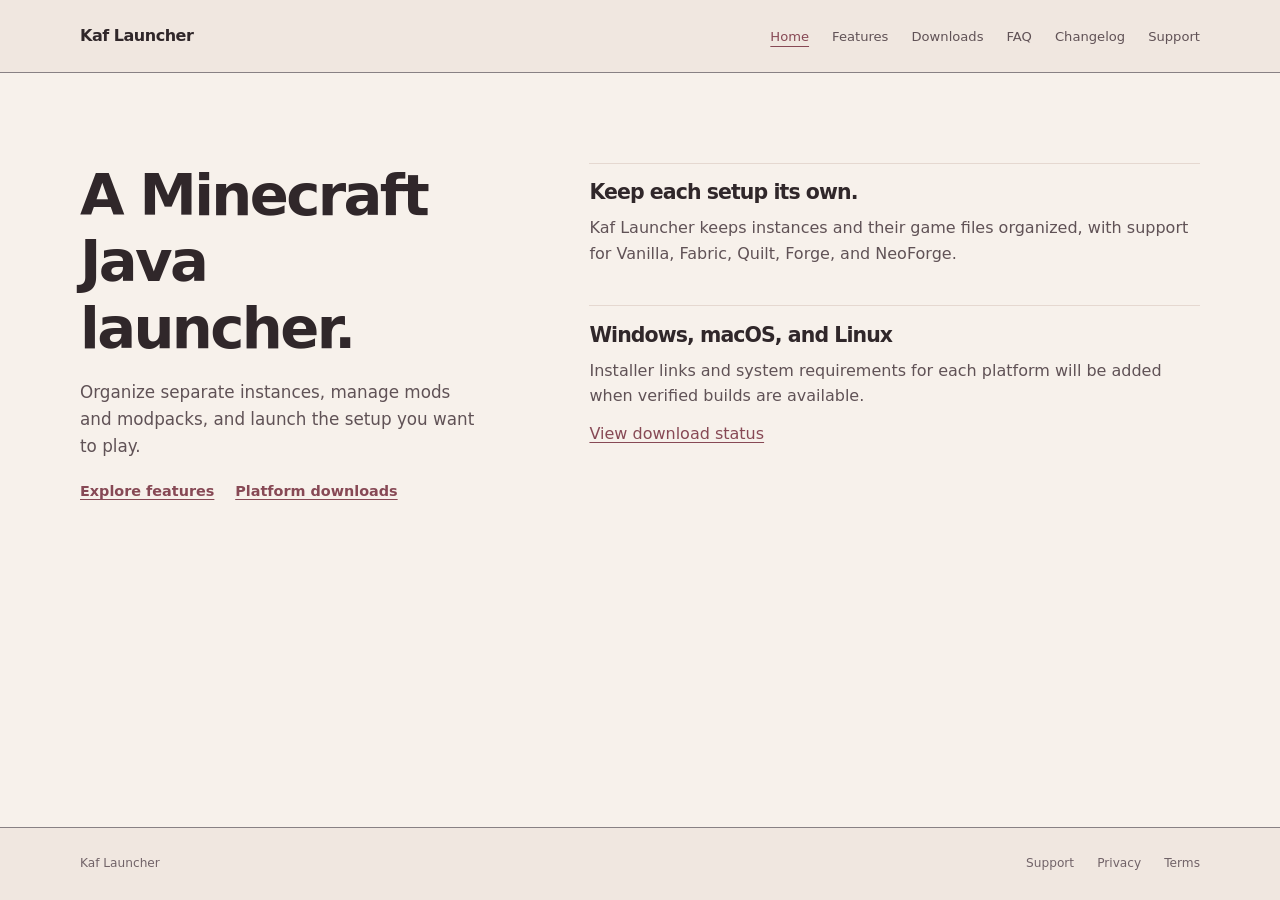
<file: index.html>
<!doctype html>
<!--
THESIS: Give Minecraft Java players a clear, text-first starting point for Kaf Launcher.
OWN-WORLD: KafLab's cream, blush, paper, ink, and rose palette with plain type and thin dividers.
STORY: Explain the launcher, link to the useful pages, and identify platform downloads as unavailable until verified.
FIRST VIEWPORT: A simple wordmark, page navigation, one headline, one short description, and links to features and downloads.
FORM: User-pinned ultra-minimal multi-page structure replaces the seed-assigned platform board; direct text list, no staged reveal. Seed 808f3c19.
-->
<html lang="en">
<head>
  <meta charset="utf-8">
  <meta name="viewport" content="width=device-width, initial-scale=1">
  <meta name="theme-color" content="#f7f1eb">
  <meta name="description" content="Kaf Launcher helps you organize Minecraft Java instances, mods, and modpacks.">
  <title>Kaf Launcher — Minecraft Java launcher</title>
  <link rel="stylesheet" href="styles.css">
</head>
<body>
  <a class="skip-link" href="#main">Skip to content</a>
  <header class="site-header">
    <div class="container header-inner">
      <a class="wordmark" href="index.html">Kaf Launcher</a>
      <nav aria-label="Main navigation">
        <a href="index.html" aria-current="page">Home</a>
        <a href="features.html">Features</a>
        <a href="download.html">Downloads</a>
        <a href="faq.html">FAQ</a>
        <a href="changelog.html">Changelog</a>
        <a href="support.html">Support</a>
      </nav>
    </div>
  </header>

  <main class="container page-content" id="main">
    <div class="page-heading">
      <h1>A Minecraft Java launcher.</h1>
      <p class="lead">Organize separate instances, manage mods and modpacks, and launch the setup you want to play.</p>
      <p class="page-links"><a href="features.html">Explore features</a><a href="download.html">Platform downloads</a></p>
    </div>
    <div class="page-sections">
      <section class="content-section" aria-labelledby="overview-title">
        <h2 id="overview-title">Keep each setup its own.</h2>
        <p>Kaf Launcher keeps instances and their game files organized, with support for Vanilla, Fabric, Quilt, Forge, and NeoForge.</p>
      </section>
      <section class="content-section" aria-labelledby="platform-note-title">
        <h2 id="platform-note-title">Windows, macOS, and Linux</h2>
        <p>Installer links and system requirements for each platform will be added when verified builds are available.</p>
        <a href="download.html">View download status</a>
      </section>
    </div>
  </main>

  <footer class="site-footer">
    <div class="container footer-inner">
      <span>Kaf Launcher</span>
      <nav aria-label="Legal and help">
        <a href="support.html">Support</a>
        <a href="privacy.html">Privacy</a>
        <a href="terms.html">Terms</a>
      </nav>
    </div>
  </footer>
</body>
</html>
</file>
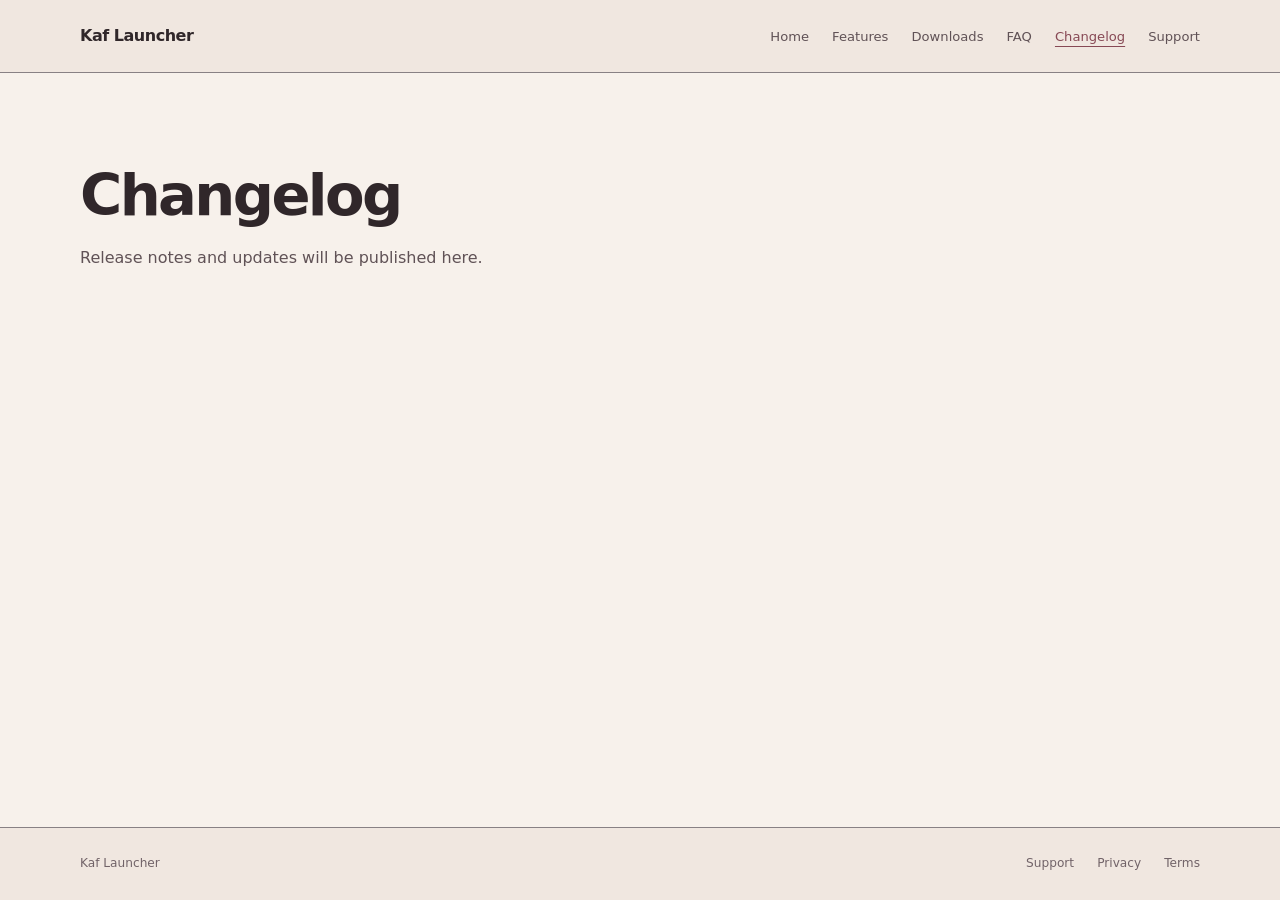
<file: changelog.html>
<!doctype html>
<html lang="en">
<head>
  <meta charset="utf-8">
  <meta name="viewport" content="width=device-width, initial-scale=1">
  <meta name="theme-color" content="#f7f1eb">
  <meta name="description" content="Kaf Launcher release notes and updates.">
  <title>Changelog — Kaf Launcher</title>
  <link rel="stylesheet" href="styles.css">
</head>
<body>
  <a class="skip-link" href="#main">Skip to content</a>
  <header class="site-header">
    <div class="container header-inner">
      <a class="wordmark" href="index.html">Kaf Launcher</a>
      <nav aria-label="Main navigation">
        <a href="index.html">Home</a>
        <a href="features.html">Features</a>
        <a href="download.html">Downloads</a>
        <a href="faq.html">FAQ</a>
        <a href="changelog.html" aria-current="page">Changelog</a>
        <a href="support.html">Support</a>
      </nav>
    </div>
  </header>
  <main class="container page-content page-content-single" id="main">
    <div class="page-heading">
      <h1>Changelog</h1>
      <p class="page-intro">Release notes and updates will be published here.</p>
    </div>
  </main>
  <footer class="site-footer">
    <div class="container footer-inner">
      <span>Kaf Launcher</span>
      <nav aria-label="Legal and help"><a href="support.html">Support</a><a href="privacy.html">Privacy</a><a href="terms.html">Terms</a></nav>
    </div>
  </footer>
</body>
</html>
</file>
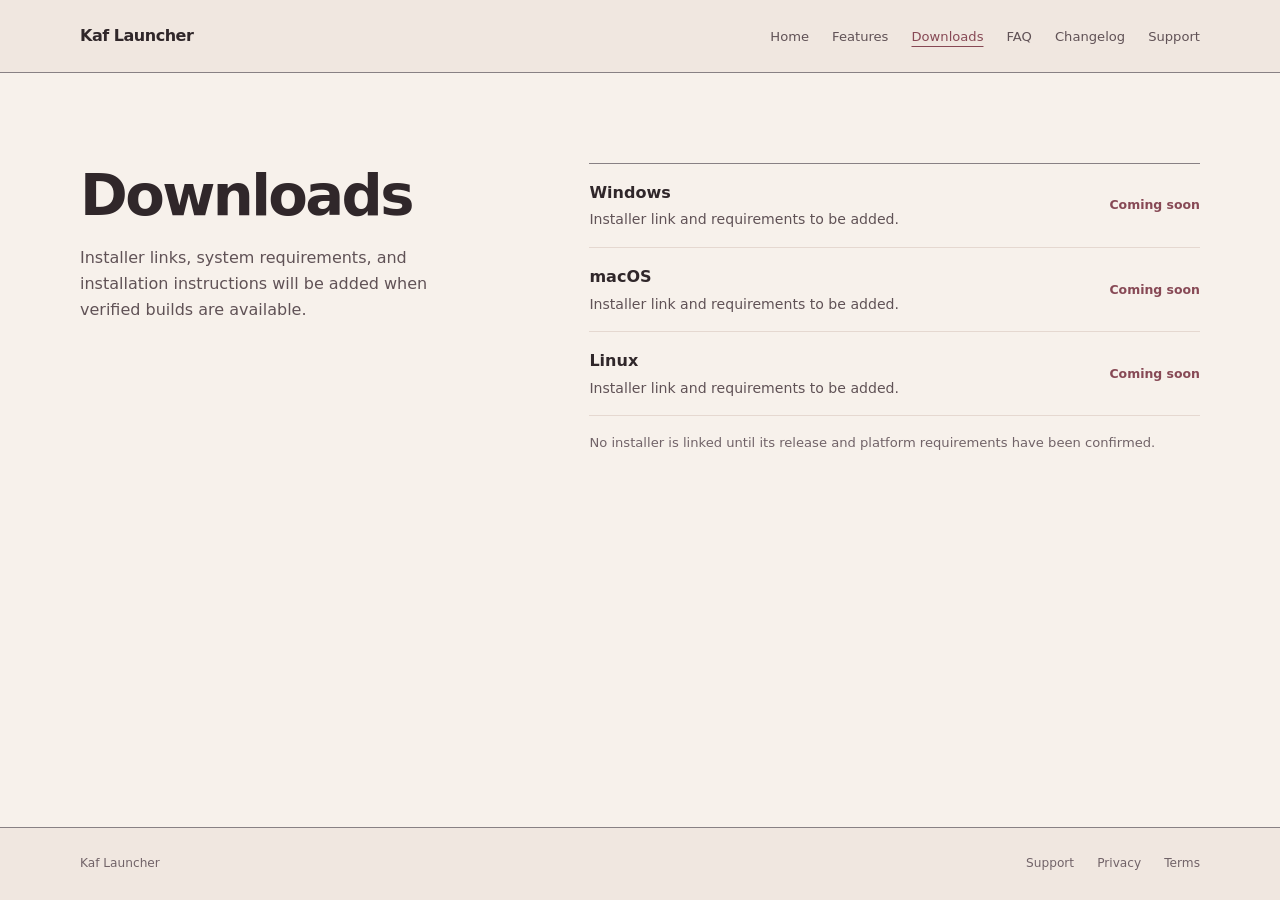
<file: download.html>
<!doctype html>
<html lang="en">
<head>
  <meta charset="utf-8">
  <meta name="viewport" content="width=device-width, initial-scale=1">
  <meta name="theme-color" content="#f7f1eb">
  <meta name="description" content="Kaf Launcher platform downloads for Windows, macOS, and Linux.">
  <title>Downloads — Kaf Launcher</title>
  <link rel="stylesheet" href="styles.css">
</head>
<body>
  <a class="skip-link" href="#main">Skip to content</a>
  <header class="site-header">
    <div class="container header-inner">
      <a class="wordmark" href="index.html">Kaf Launcher</a>
      <nav aria-label="Main navigation">
        <a href="index.html">Home</a>
        <a href="features.html">Features</a>
        <a href="download.html" aria-current="page">Downloads</a>
        <a href="faq.html">FAQ</a>
        <a href="changelog.html">Changelog</a>
        <a href="support.html">Support</a>
      </nav>
    </div>
  </header>
  <main class="container page-content" id="main">
    <div class="page-heading">
      <h1>Downloads</h1>
      <p class="page-intro">Installer links, system requirements, and installation instructions will be added when verified builds are available.</p>
    </div>
    <div class="page-sections">
    <ul class="platform-list" aria-label="Platform installer availability">
      <li><span><strong>Windows</strong><small>Installer link and requirements to be added.</small></span><span class="platform-status">Coming soon</span></li>
      <li><span><strong>macOS</strong><small>Installer link and requirements to be added.</small></span><span class="platform-status">Coming soon</span></li>
      <li><span><strong>Linux</strong><small>Installer link and requirements to be added.</small></span><span class="platform-status">Coming soon</span></li>
    </ul>
    <p class="text-note">No installer is linked until its release and platform requirements have been confirmed.</p>
    </div>
  </main>
  <footer class="site-footer">
    <div class="container footer-inner">
      <span>Kaf Launcher</span>
      <nav aria-label="Legal and help"><a href="support.html">Support</a><a href="privacy.html">Privacy</a><a href="terms.html">Terms</a></nav>
    </div>
  </footer>
</body>
</html>
</file>
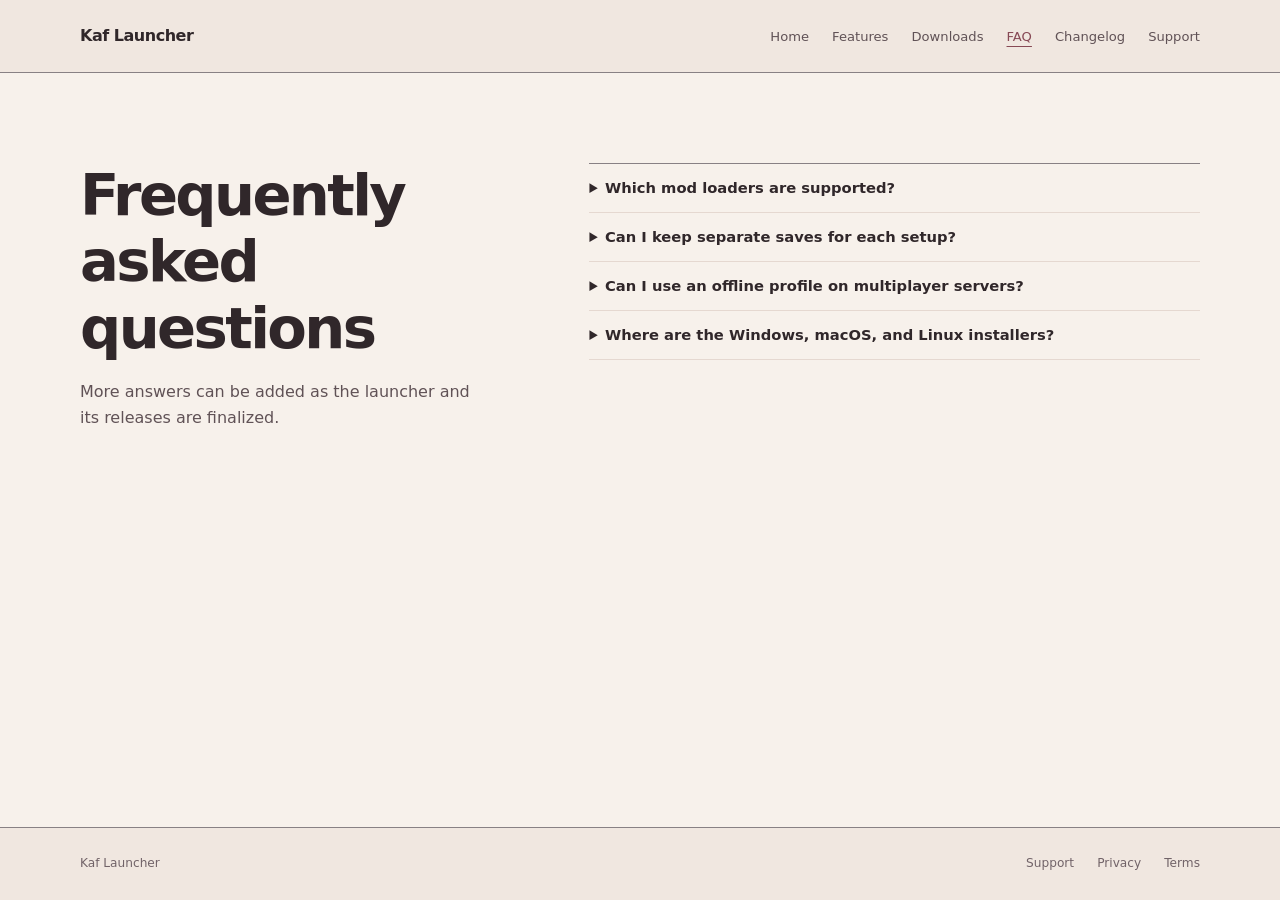
<file: faq.html>
<!doctype html>
<html lang="en">
<head>
  <meta charset="utf-8">
  <meta name="viewport" content="width=device-width, initial-scale=1">
  <meta name="theme-color" content="#f7f1eb">
  <meta name="description" content="Frequently asked questions about Kaf Launcher.">
  <title>FAQ — Kaf Launcher</title>
  <link rel="stylesheet" href="styles.css">
</head>
<body>
  <a class="skip-link" href="#main">Skip to content</a>
  <header class="site-header">
    <div class="container header-inner">
      <a class="wordmark" href="index.html">Kaf Launcher</a>
      <nav aria-label="Main navigation">
        <a href="index.html">Home</a>
        <a href="features.html">Features</a>
        <a href="download.html">Downloads</a>
        <a href="faq.html" aria-current="page">FAQ</a>
        <a href="changelog.html">Changelog</a>
        <a href="support.html">Support</a>
      </nav>
    </div>
  </header>
  <main class="container page-content" id="main">
    <div class="page-heading">
      <h1>Frequently asked questions</h1>
      <p class="page-intro">More answers can be added as the launcher and its releases are finalized.</p>
    </div>
    <div class="faq-list page-sections">
      <details><summary>Which mod loaders are supported?</summary><p>Vanilla, Fabric, Quilt, Forge, and NeoForge instances are supported.</p></details>
      <details><summary>Can I keep separate saves for each setup?</summary><p>Yes. Each instance has its own game directory for saves and other per-instance files.</p></details>
      <details><summary>Can I use an offline profile on multiplayer servers?</summary><p>Yes, if the server owner has enabled offline mode and the server allows your connection. Offline profiles are not authenticated by Microsoft and cannot access servers that require an authenticated Minecraft account. Follow the server owner’s rules.</p></details>
      <details><summary>Where are the Windows, macOS, and Linux installers?</summary><p>Installer links and system requirements will be posted on the Downloads page after builds are verified.</p></details>
    </div>
  </main>
  <footer class="site-footer">
    <div class="container footer-inner">
      <span>Kaf Launcher</span>
      <nav aria-label="Legal and help"><a href="support.html">Support</a><a href="privacy.html">Privacy</a><a href="terms.html">Terms</a></nav>
    </div>
  </footer>
</body>
</html>
</file>
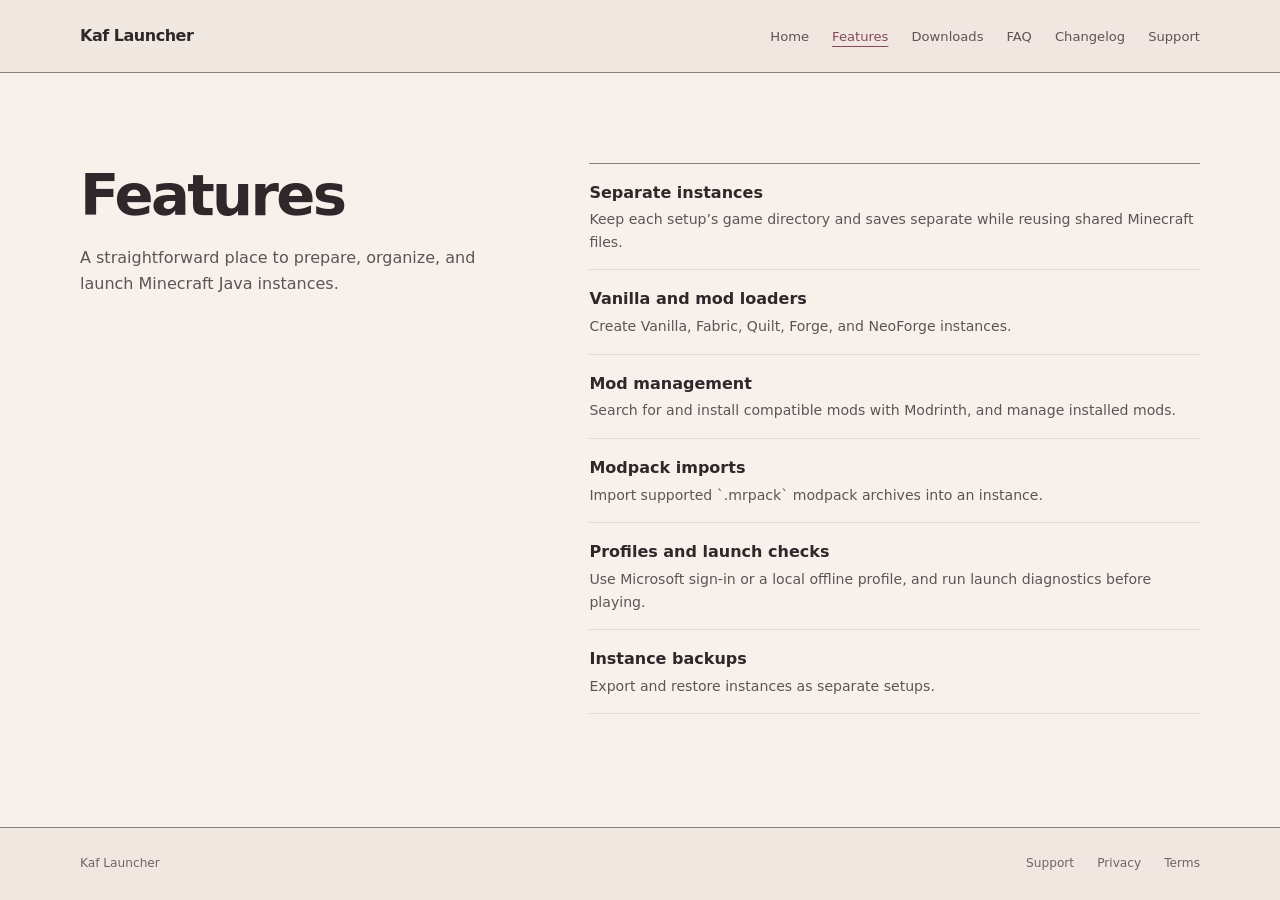
<file: features.html>
<!doctype html>
<html lang="en">
<head>
  <meta charset="utf-8">
  <meta name="viewport" content="width=device-width, initial-scale=1">
  <meta name="theme-color" content="#f7f1eb">
  <meta name="description" content="See what you can do with Kaf Launcher.">
  <title>Features — Kaf Launcher</title>
  <link rel="stylesheet" href="styles.css">
</head>
<body>
  <a class="skip-link" href="#main">Skip to content</a>
  <header class="site-header">
    <div class="container header-inner">
      <a class="wordmark" href="index.html">Kaf Launcher</a>
      <nav aria-label="Main navigation">
        <a href="index.html">Home</a>
        <a href="features.html" aria-current="page">Features</a>
        <a href="download.html">Downloads</a>
        <a href="faq.html">FAQ</a>
        <a href="changelog.html">Changelog</a>
        <a href="support.html">Support</a>
      </nav>
    </div>
  </header>
  <main class="container page-content" id="main">
    <div class="page-heading">
      <h1>Features</h1>
      <p class="page-intro">A straightforward place to prepare, organize, and launch Minecraft Java instances.</p>
    </div>
    <ul class="plain-list page-sections">
      <li><strong>Separate instances</strong><p>Keep each setup’s game directory and saves separate while reusing shared Minecraft files.</p></li>
      <li><strong>Vanilla and mod loaders</strong><p>Create Vanilla, Fabric, Quilt, Forge, and NeoForge instances.</p></li>
      <li><strong>Mod management</strong><p>Search for and install compatible mods with Modrinth, and manage installed mods.</p></li>
      <li><strong>Modpack imports</strong><p>Import supported `.mrpack` modpack archives into an instance.</p></li>
      <li><strong>Profiles and launch checks</strong><p>Use Microsoft sign-in or a local offline profile, and run launch diagnostics before playing.</p></li>
      <li><strong>Instance backups</strong><p>Export and restore instances as separate setups.</p></li>
    </ul>
  </main>
  <footer class="site-footer">
    <div class="container footer-inner">
      <span>Kaf Launcher</span>
      <nav aria-label="Legal and help"><a href="support.html">Support</a><a href="privacy.html">Privacy</a><a href="terms.html">Terms</a></nav>
    </div>
  </footer>
</body>
</html>
</file>
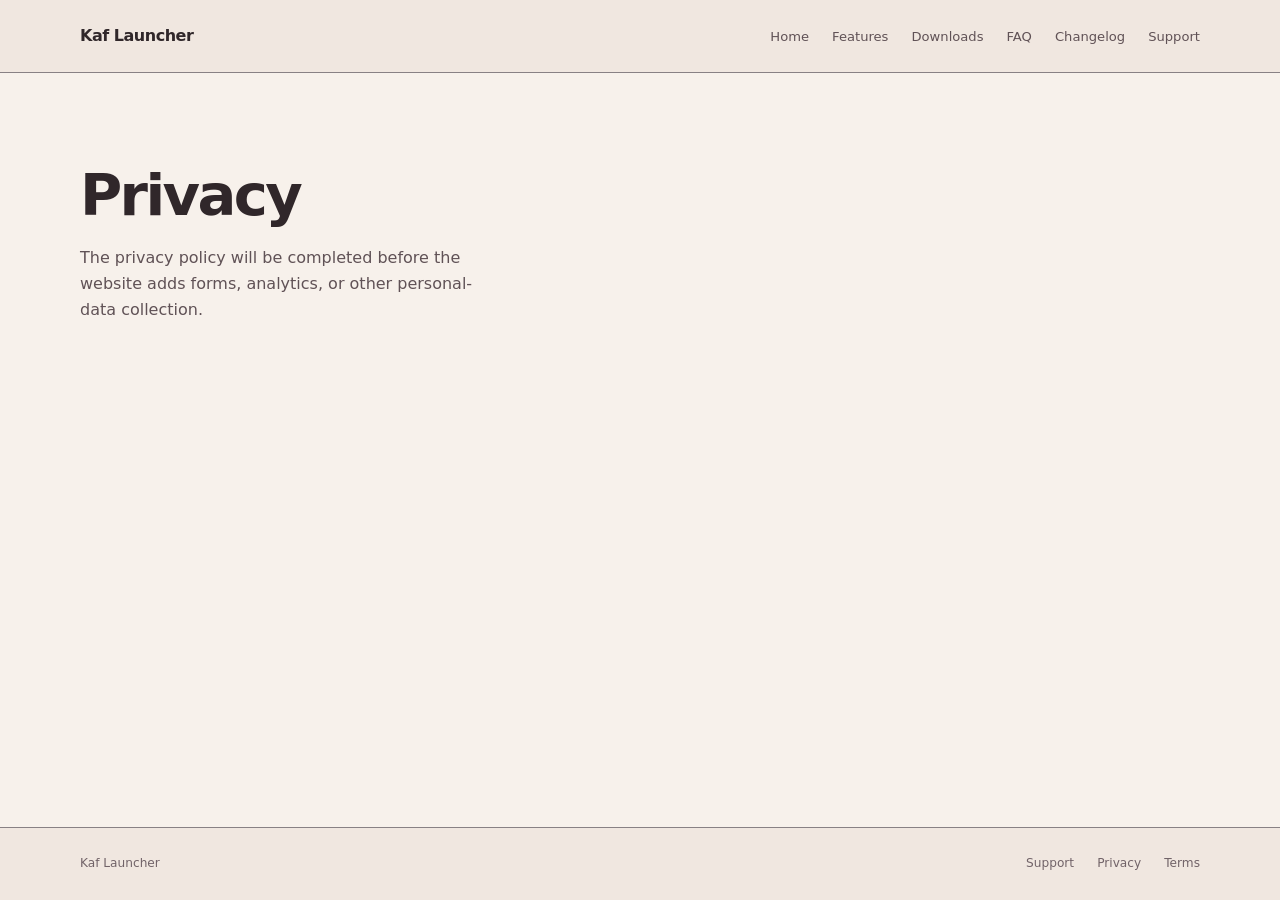
<file: privacy.html>
<!doctype html>
<html lang="en">
<head>
  <meta charset="utf-8">
  <meta name="viewport" content="width=device-width, initial-scale=1">
  <meta name="theme-color" content="#f7f1eb">
  <meta name="description" content="Privacy information for the Kaf Launcher website.">
  <title>Privacy — Kaf Launcher</title>
  <link rel="stylesheet" href="styles.css">
</head>
<body>
  <a class="skip-link" href="#main">Skip to content</a>
  <header class="site-header">
    <div class="container header-inner">
      <a class="wordmark" href="index.html">Kaf Launcher</a>
      <nav aria-label="Main navigation">
        <a href="index.html">Home</a>
        <a href="features.html">Features</a>
        <a href="download.html">Downloads</a>
        <a href="faq.html">FAQ</a>
        <a href="changelog.html">Changelog</a>
        <a href="support.html">Support</a>
      </nav>
    </div>
  </header>
  <main class="container page-content page-content-single" id="main">
    <div class="page-heading">
      <h1>Privacy</h1>
      <p class="page-intro">The privacy policy will be completed before the website adds forms, analytics, or other personal-data collection.</p>
    </div>
  </main>
  <footer class="site-footer">
    <div class="container footer-inner">
      <span>Kaf Launcher</span>
      <nav aria-label="Legal and help"><a href="support.html">Support</a><a href="privacy.html" aria-current="page">Privacy</a><a href="terms.html">Terms</a></nav>
    </div>
  </footer>
</body>
</html>
</file>
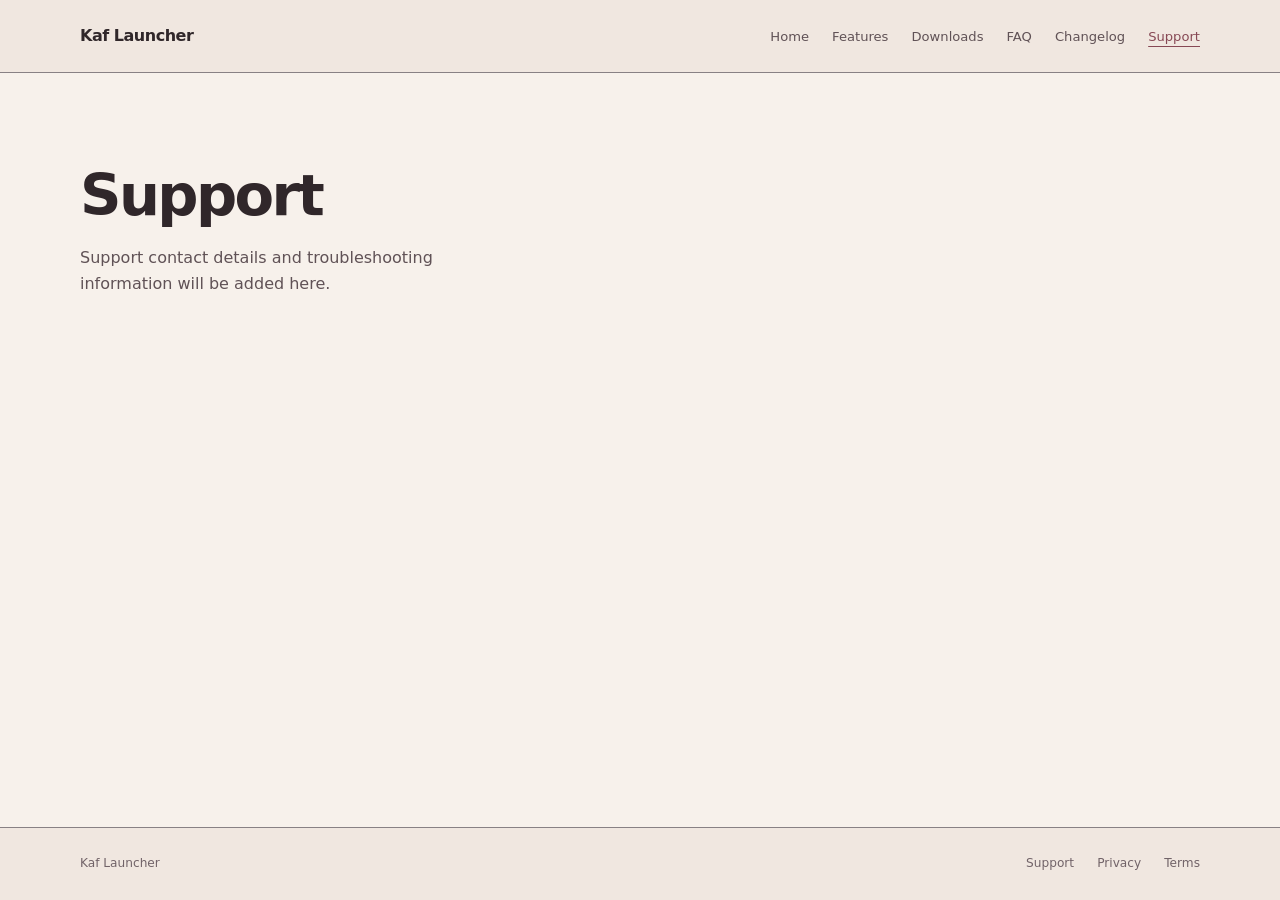
<file: support.html>
<!doctype html>
<html lang="en">
<head>
  <meta charset="utf-8">
  <meta name="viewport" content="width=device-width, initial-scale=1">
  <meta name="theme-color" content="#f7f1eb">
  <meta name="description" content="Support information for Kaf Launcher.">
  <title>Support — Kaf Launcher</title>
  <link rel="stylesheet" href="styles.css">
</head>
<body>
  <a class="skip-link" href="#main">Skip to content</a>
  <header class="site-header">
    <div class="container header-inner">
      <a class="wordmark" href="index.html">Kaf Launcher</a>
      <nav aria-label="Main navigation">
        <a href="index.html">Home</a>
        <a href="features.html">Features</a>
        <a href="download.html">Downloads</a>
        <a href="faq.html">FAQ</a>
        <a href="changelog.html">Changelog</a>
        <a href="support.html" aria-current="page">Support</a>
      </nav>
    </div>
  </header>
  <main class="container page-content page-content-single" id="main">
    <div class="page-heading">
      <h1>Support</h1>
      <p class="page-intro">Support contact details and troubleshooting information will be added here.</p>
    </div>
  </main>
  <footer class="site-footer">
    <div class="container footer-inner">
      <span>Kaf Launcher</span>
      <nav aria-label="Legal and help"><a href="support.html" aria-current="page">Support</a><a href="privacy.html">Privacy</a><a href="terms.html">Terms</a></nav>
    </div>
  </footer>
</body>
</html>
</file>
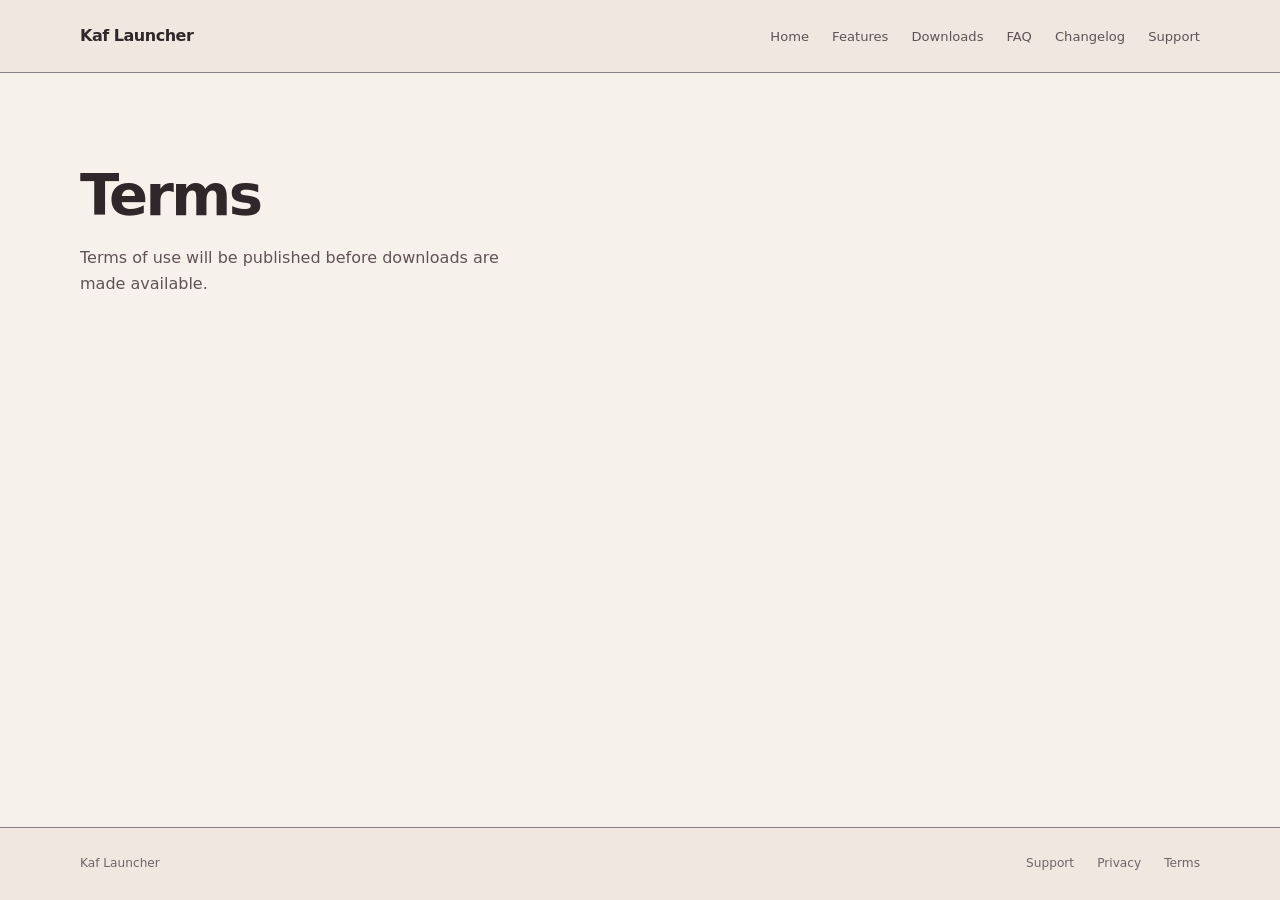
<file: terms.html>
<!doctype html>
<html lang="en">
<head>
  <meta charset="utf-8">
  <meta name="viewport" content="width=device-width, initial-scale=1">
  <meta name="theme-color" content="#f7f1eb">
  <meta name="description" content="Terms for Kaf Launcher and its website.">
  <title>Terms — Kaf Launcher</title>
  <link rel="stylesheet" href="styles.css">
</head>
<body>
  <a class="skip-link" href="#main">Skip to content</a>
  <header class="site-header">
    <div class="container header-inner">
      <a class="wordmark" href="index.html">Kaf Launcher</a>
      <nav aria-label="Main navigation">
        <a href="index.html">Home</a>
        <a href="features.html">Features</a>
        <a href="download.html">Downloads</a>
        <a href="faq.html">FAQ</a>
        <a href="changelog.html">Changelog</a>
        <a href="support.html">Support</a>
      </nav>
    </div>
  </header>
  <main class="container page-content page-content-single" id="main">
    <div class="page-heading">
      <h1>Terms</h1>
      <p class="page-intro">Terms of use will be published before downloads are made available.</p>
    </div>
  </main>
  <footer class="site-footer">
    <div class="container footer-inner">
      <span>Kaf Launcher</span>
      <nav aria-label="Legal and help"><a href="support.html">Support</a><a href="privacy.html">Privacy</a><a href="terms.html" aria-current="page">Terms</a></nav>
    </div>
  </footer>
</body>
</html>
</file>
<file: styles.css>
:root {
  color-scheme: light;
  --bg: #f7f1eb;
  --panel: #f0e7e0;
  --card: #fffdfa;
  --line: #e5d8d0;
  --frame-line: #888184;
  --ink: #30272a;
  --ink-2: #605256;
  --muted: #716368;
  --rose: #874955;
  --rose-soft: #f7e7e9;
  --rose-line: #ead1d5;
  --dark: #44373b;
  --sans: "Avenir Next", "Segoe UI", system-ui, sans-serif;
  --max: 1120px;
  --gutter: clamp(1.25rem, 4vw, 3rem);
  --section-space: clamp(1.5rem, 3vw, 2.5rem);
}

* {
  box-sizing: border-box;
}

html {
  scroll-behavior: smooth;
}

body {
  min-width: 320px;
  min-height: 100vh;
  margin: 0;
  display: flex;
  flex-direction: column;
  background: var(--bg);
  color: var(--ink);
  font-family: var(--sans);
  line-height: 1.6;
  -webkit-font-smoothing: antialiased;
}

a {
  color: var(--rose);
  text-decoration-thickness: 1px;
  text-underline-offset: 0.2em;
}

a:hover {
  color: var(--dark);
}

:focus-visible {
  outline: 3px solid var(--rose);
  outline-offset: 4px;
}

.container {
  width: min(100% - (var(--gutter) * 2), var(--max));
  margin-inline: auto;
}

.skip-link {
  position: absolute;
  z-index: 5;
  top: 0.75rem;
  left: 0.75rem;
  transform: translateY(-160%);
  padding: 0.55rem 0.8rem;
  border-radius: 4px;
  background: var(--dark);
  color: var(--card);
}

.skip-link:focus {
  transform: translateY(0);
}

.site-header {
  border-bottom: 1px solid var(--frame-line);
  background: var(--panel);
}

.header-inner,
.footer-inner {
  display: flex;
  align-items: center;
  justify-content: space-between;
  gap: 1.5rem;
}

.header-inner {
  min-height: 72px;
}

.wordmark {
  color: var(--ink);
  font-size: 1rem;
  font-weight: 650;
  letter-spacing: -0.03em;
  text-decoration: none;
  white-space: nowrap;
}

.site-header nav,
.site-footer nav {
  display: flex;
  flex-wrap: wrap;
  gap: 0.35rem clamp(0.8rem, 1.8vw, 1.5rem);
}

.site-header nav a,
.site-footer nav a {
  display: inline-flex;
  min-height: 40px;
  align-items: center;
  color: var(--ink-2);
  font-size: 0.82rem;
  text-decoration: none;
}

.site-header nav a:hover,
.site-footer nav a:hover,
.site-header nav a[aria-current="page"] {
  color: var(--rose);
}

.site-header nav a[aria-current="page"] {
  text-decoration: underline;
  text-underline-offset: 0.35em;
}

.page-content {
  flex: 1;
  display: grid;
  grid-template-columns: minmax(15rem, 0.8fr) minmax(0, 1.2fr);
  align-content: start;
  align-items: start;
  column-gap: clamp(3rem, 8vw, 7rem);
  padding-block: clamp(3rem, 7vw, 5.75rem);
}

.page-heading {
  grid-column: 1;
  align-self: start;
}

.page-content-single {
  grid-template-columns: minmax(0, 1fr);
}

.page-sections {
  grid-column: 2;
  min-width: 0;
}

h1,
h2,
p {
  margin-top: 0;
}

h1,
h2 {
  font-family: var(--sans);
  letter-spacing: -0.045em;
  line-height: 1.16;
  text-wrap: balance;
}

h1 {
  max-width: 18ch;
  margin-bottom: 1rem;
  font-size: clamp(2.25rem, 5vw, 3.6rem);
  font-weight: 650;
}

h2 {
  margin-bottom: 0.65rem;
  font-size: 1.28rem;
  font-weight: 600;
}

.lead {
  max-width: 62ch;
  margin-bottom: 1.3rem;
  color: var(--ink-2);
  font-size: 1.05rem;
}

.page-links {
  display: flex;
  flex-wrap: wrap;
  gap: 0.5rem 1.3rem;
  margin-bottom: 0;
  font-size: 0.9rem;
  font-weight: 600;
}

.content-section {
  max-width: 70ch;
  margin-top: 0;
  padding-top: 1.1rem;
  border-top: 1px solid var(--line);
}

.content-section + .content-section {
  margin-top: var(--section-space);
}

.content-section p,
.page-intro {
  margin-bottom: 0.75rem;
  color: var(--ink-2);
}

.page-intro {
  max-width: 42ch;
  margin-bottom: 0;
}

.plain-list,
.platform-list {
  max-width: 75ch;
  margin: 0;
  padding: 0;
  border-top: 1px solid var(--frame-line);
  list-style: none;
}

.plain-list li,
.platform-list li {
  padding: 1rem 0;
  border-bottom: 1px solid var(--line);
}

.plain-list strong,
.platform-list strong {
  display: block;
  margin-bottom: 0.2rem;
  font-weight: 600;
}

.plain-list p,
.platform-list small {
  display: block;
  margin: 0;
  color: var(--ink-2);
  font-size: 0.88rem;
}

.platform-list li {
  display: flex;
  align-items: center;
  justify-content: space-between;
  gap: 1rem;
}

.platform-status {
  flex: 0 0 auto;
  color: var(--rose);
  font-size: 0.78rem;
  font-weight: 600;
}

.text-note {
  max-width: 68ch;
  margin-top: 1rem;
  color: var(--muted);
  font-size: 0.82rem;
}

.faq-list {
  max-width: 75ch;
  border-top: 1px solid var(--frame-line);
}

.faq-list details {
  border-bottom: 1px solid var(--line);
}

.faq-list summary {
  min-height: 48px;
  padding: 0.75rem 0;
  color: var(--ink);
  cursor: pointer;
  font-size: 0.92rem;
  font-weight: 600;
}

.faq-list details p {
  max-width: 68ch;
  margin: 0 0 1rem;
  color: var(--ink-2);
  font-size: 0.88rem;
}

.site-footer {
  padding-block: 1rem;
  border-top: 1px solid var(--frame-line);
  background: var(--panel);
}

.footer-inner {
  min-height: 32px;
}

.footer-inner > span,
.footer-inner nav a {
  color: var(--muted);
  font-size: 0.76rem;
}

@media (max-width: 700px) {
  .header-inner {
    align-items: flex-start;
    flex-direction: column;
    gap: 0.15rem;
    padding-block: 0.65rem;
  }

  .site-header nav {
    gap: 0.1rem 0.75rem;
  }

  .site-header nav a {
    min-height: 36px;
    font-size: 0.77rem;
  }

  .page-content {
    grid-template-columns: minmax(0, 1fr);
    gap: 2.25rem;
    padding-block: 3rem;
  }

  .page-heading,
  .page-sections {
    grid-column: 1;
  }

  .content-section + .content-section {
    margin-top: 1.75rem;
  }

  .footer-inner {
    align-items: flex-start;
    flex-direction: column;
    gap: 0.4rem;
  }
}

@media (prefers-reduced-motion: reduce) {
  html {
    scroll-behavior: auto;
  }
}
</file>
